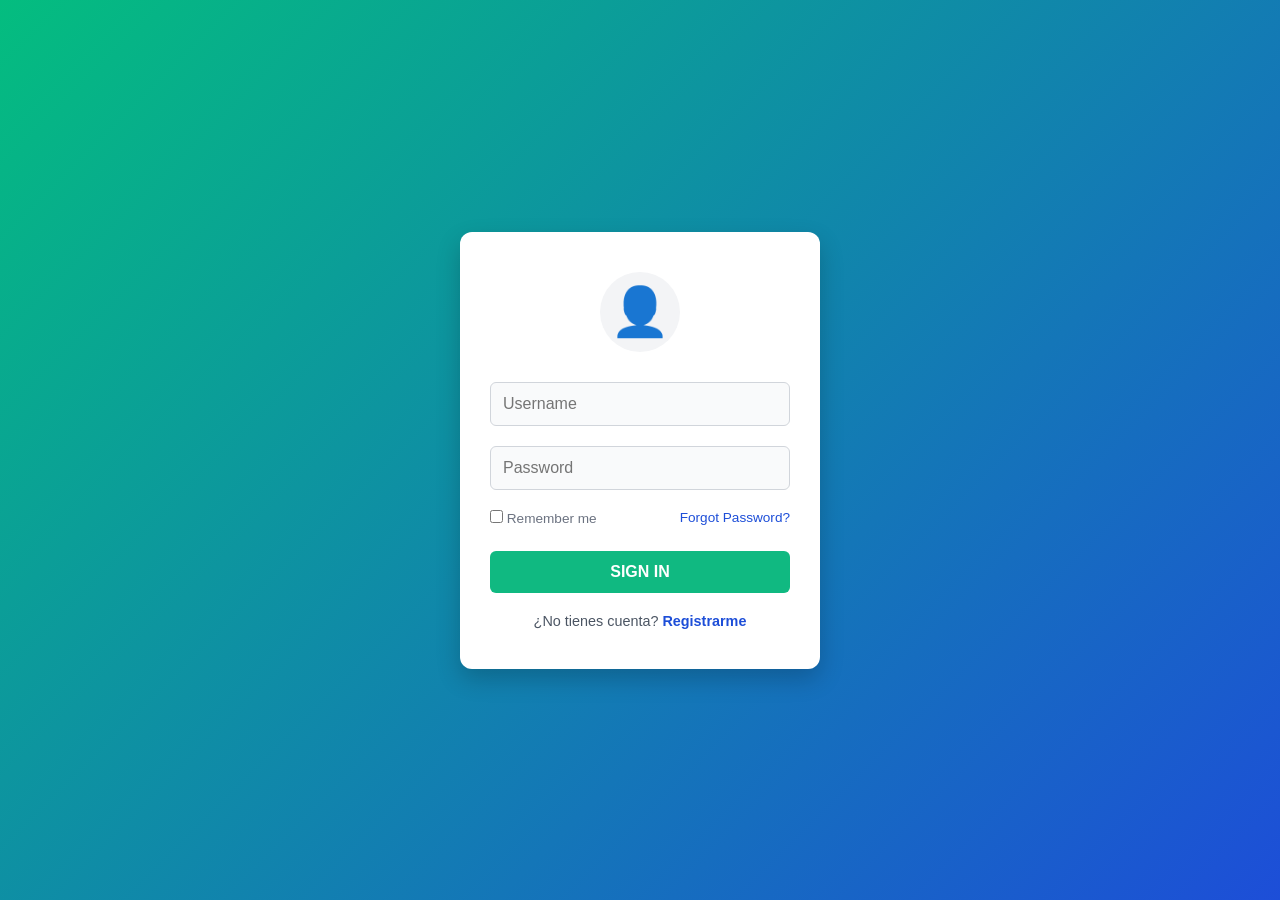
<file: login.html>
<!DOCTYPE html>
<html lang="es">
<head>
    <meta charset="UTF-8">
    <meta name="viewport" content="width=device-width, initial-scale=1.0">
    <title>Iniciar Sesión</title>
    <link rel="stylesheet" href="css/style.css">
</head>
<body class="body-formulario">

    <div class="login-card">
        <div class="avatar-container">
            <div class="avatar">👤</div> 
        </div>
        
        <form onsubmit="return false;">
            <div class="input-group">
                <input type="text" placeholder="Username" required>
            </div>
            <div class="input-group">
                <input type="password" placeholder="Password" required>
            </div>
            
            <div class="form-options">
                <label><input type="checkbox"> Remember me</label>
                <a href="recuperar.html" class="link-olvido">Forgot Password?</a>
            </div>
            
            <button type="submit" class="btn-submit">SIGN IN</button>
            
            <div class="form-redirect">
                <p>¿No tienes cuenta? <a href="registro.html">Registrarme</a></p>
            </div>
        </form>
    </div>

</body>
</html>
</file>
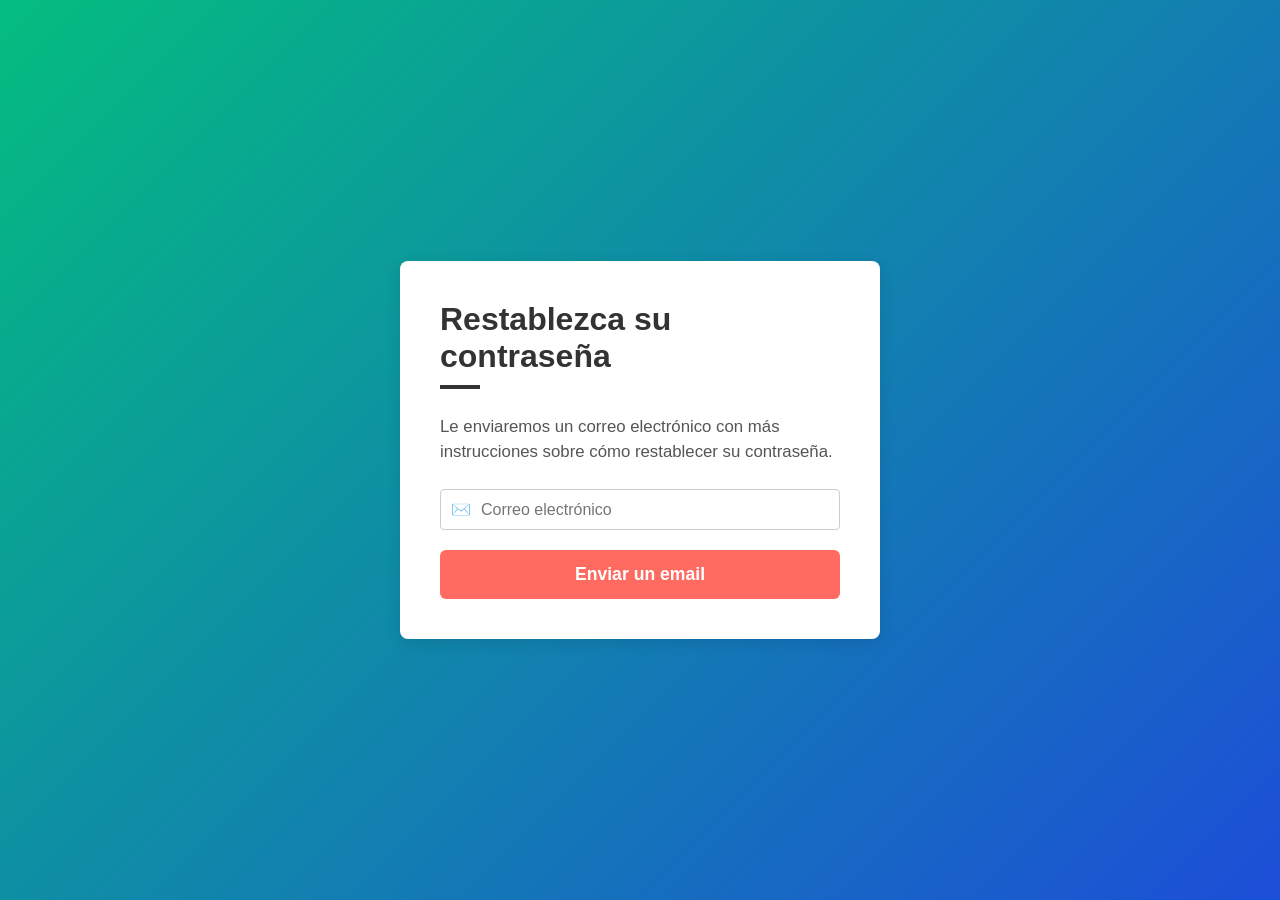
<file: recuperar.html>
<!DOCTYPE html>
<html lang="es">
<head>
    <meta charset="UTF-8">
    <meta name="viewport" content="width=device-width, initial-scale=1.0">
    <title>Restablecer Contraseña</title>
    <link rel="stylesheet" href="css/style.css">
</head>
<body class="body-formulario">

    <div class="recuperar-card">
        <h1>Restablezca su contraseña</h1>
        <div class="linea-decorativa"></div>
        <p class="instruccion-text">Le enviaremos un correo electrónico con más instrucciones sobre cómo restablecer su contraseña.</p>
        
        <form onsubmit="return false;">
            <div class="input-icon-group">
                <span class="icon-mail">✉️</span>
                <input type="email" placeholder="Correo electrónico" required>
            </div>
            <button type="submit" class="btn-enviar-email">Enviar un email</button>
        </form>
    </div>

</body>
</html>
</file>
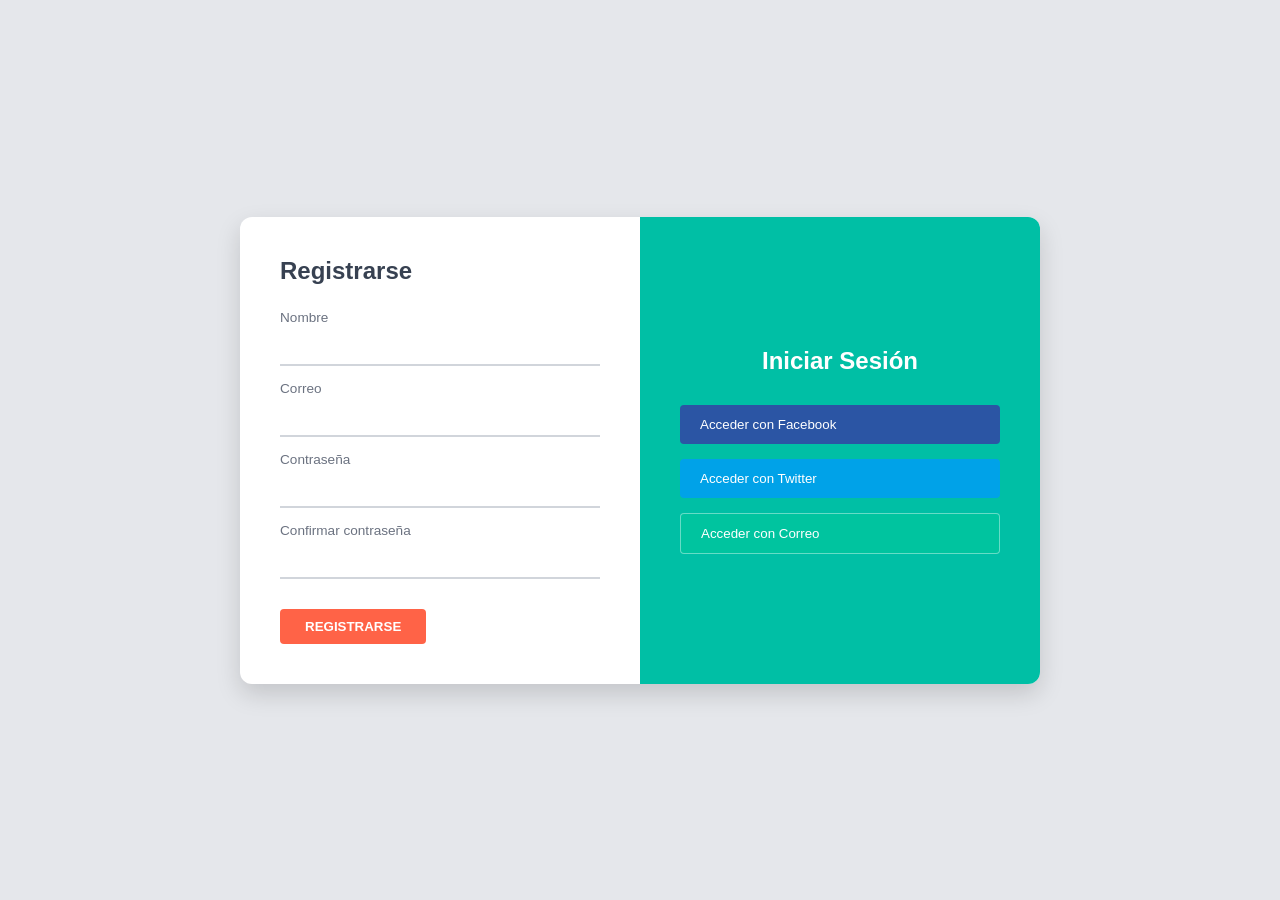
<file: registro.html>
<!DOCTYPE html>
<html lang="es">
<head>
    <meta charset="UTF-8">
    <meta name="viewport" content="width=device-width, initial-scale=1.0">
    <title>Registrarse</title>
    <link rel="stylesheet" href="css/style.css">
</head>
<body class="body-formulario bg-gris">

    <div class="registro-container">
        <div class="registro-izquierdo">
            <h2>Registrarse</h2>
            <form onsubmit="return false;">
                <div class="input-line">
                    <label>Nombre</label>
                    <input type="text" required>
                </div>
                <div class="input-line">
                    <label>Correo</label>
                    <input type="email" required>
                </div>
                <div class="input-line">
                    <label>Contraseña</label>
                    <input type="password" required>
                </div>
                <div class="input-line">
                    <label>Confirmar contraseña</label>
                    <input type="password" required>
                </div>
                <button type="submit" class="btn-registro">REGISTRARSE</button>
            </form>
        </div>
        
        <div class="registro-derecho">
            <h2>Iniciar Sesión</h2>
            <div class="social-login-buttons">
                <button class="btn-social fb">Acceder con Facebook</button>
                <button class="btn-social tw">Acceder con Twitter</button>
                <button class="btn-social mail">Acceder con Correo</button>
            </div>
        </div>
    </div>

</body>
</html>
</file>
<file: css/style.css>
* {
    margin: 0;
    padding: 0;
    box-sizing: border-box;
    font-family: 'Segoe UI', Arial, sans-serif;
}

html {
    scroll-behavior: smooth;
}

body {
    background-color: #f3f4f6;
    color: #333;
}

/* --- MENÚ DE NAVEGACIÓN --- */
header {
    background-color: #ffffff;
    display: flex;
    justify-content: space-between;
    align-items: center;
    padding: 15px 8%;
    box-shadow: 0 2px 5px rgba(0,0,0,0.1);
    position: sticky;
    top: 0;
    z-index: 1000;
}

header .logo {
    font-size: 1.5rem;
    font-weight: bold;
    color: #1e3a8a;
}

header nav a {
    color: #4b5563;
    text-decoration: none;
    margin-left: 25px;
    font-weight: 500;
    transition: color 0.3s;
}

header nav a:hover {
    color: #1e3a8a;
}

header nav .btn-nav {
    background-color: #1e3a8a;
    color: white;
    padding: 8px 16px;
    border-radius: 4px;
}

header nav .btn-nav:hover {
    background-color: #2563eb;
    color: white;
}

/* --- SLIDER PRINCIPAL --- */
.container {
    max-width: 800px;
    margin: 20px auto;
    background: white;
    padding: 30px;
}

.slider-wrapper {
    margin-bottom: 30px;
    border: 4px solid #ddd;
}

.slider img {
    width: 100%;
    display: block;
}
/* Controles decorativos del Slider */
.arrow {
    position: absolute;
    top: 50%;
    transform: translateY(-50%);
    font-size: 2rem;
    color: white;
    background: rgba(0,0,0,0.3);
    padding: 10px;
    cursor: pointer;
    border-radius: 50%;
}
.left { left: 20px; }
.right { right: 20px; }
.dots {
    position: absolute;
    bottom: 15px;
    width: 100%;
    text-align: center;
}
.dot {
    display: inline-block;
    width: 10px;
    height: 10px;
    background: rgba(255,255,255,0.5);
    border-radius: 50%;
    margin: 0 5px;
}
.dot.active { background: white; }

/* --- SECCIÓN INFORMATIVA 3 COLUMNAS --- */
.info-section {
    padding: 60px 8%;
    background-color: #ffffff;
}

.info-section .container {
    display: flex;
    justify-content: space-between;
    gap: 30px;
    flex-wrap: wrap;
}

.columna {
    flex: 1;
    min-width: 250px;
    text-align: center;
    padding: 30px 20px;
    background: #f8fafc;
    border-radius: 8px;
    box-shadow: 0 4px 6px rgba(0,0,0,0.02);
}

.columna .icono {
    font-size: 3rem;
    margin-bottom: 15px;
}

.columna h3 {
    color: #1e3a8a;
    margin-bottom: 15px;
    font-size: 1.3rem;
}

.columna p {
    color: #64748b;
    line-height: 1.6;
}

/* --- FOOTER --- */
footer {
    background-color: #1e293b;
    color: #f8fafc;
    padding: 40px 8% 20px 8%;
}

.footer-content {
    display: flex;
    justify-content: space-between;
    align-items: center;
    border-bottom: 1px solid #334155;
    padding-bottom: 20px;
    flex-wrap: wrap;
    gap: 20px;
}

.footer-links a {
    color: #cbd5e1;
    text-decoration: none;
    margin-right: 20px;
}

.footer-links a:hover { color: white; }

.footer-socials {
    display: flex;
    gap: 15px;
    flex-wrap: wrap;
}

.social-icon {
    color: white;
    text-decoration: none;
    background: #334155;
    padding: 8px 12px;
    border-radius: 4px;
    font-size: 0.9rem;
}

.footer-bottom {
    text-align: center;
    padding-top: 20px;
    font-size: 0.85rem;
    color: #94a3b8;
    line-height: 1.6;
}

/* --- ESTILOS DE LOS FORMULARIOS (LOGIN, REGISTRO, RECUPERACIÓN) --- */
.body-formulario {
    display: flex;
    justify-content: center;
    align-items: center;
    min-height: 100vh;
    background: linear-gradient(135deg, #04bd7f, #1d4ed8);
}

.bg-gris { background: #e5e7eb; }

/* Tarjeta Login */
.login-card {
    background: white;
    width: 360px;
    padding: 40px 30px;
    border-radius: 12px;
    box-shadow: 0 10px 25px rgba(0,0,0,0.2);
    text-align: center;
}

.avatar-container {
    margin-bottom: 30px;
}

.avatar {
    font-size: 3rem;
    background: #f3f4f6;
    width: 80px;
    height: 80px;
    line-height: 80px;
    border-radius: 50%;
    margin: 0 auto;
    color: #9ca3af;
}

.input-group {
    margin-bottom: 20px;
}

.input-group input {
    width: 100%;
    padding: 12px;
    border: 1px solid #d1d5db;
    border-radius: 6px;
    font-size: 1rem;
    background: #f9fafb;
}

.form-options {
    display: flex;
    justify-content: space-between;
    font-size: 0.85rem;
    color: #6b7280;
    margin-bottom: 25px;
}

.link-olvido {
    color: #1d4ed8;
    text-decoration: none;
}

.btn-submit {
    width: 100%;
    padding: 12px;
    background-color: #10b981; /* Verde como en tu imagen */
    color: white;
    border: none;
    border-radius: 6px;
    font-weight: bold;
    font-size: 1rem;
    cursor: pointer;
    transition: background 0.3s;
}

.btn-submit:hover { background-color: #059669; }

.form-redirect {
    margin-top: 20px;
    font-size: 0.9rem;
    color: #4b5563;
}

.form-redirect a {
    color: #1d4ed8;
    text-decoration: none;
    font-weight: bold;
}

/* Estilos Registro (Dividido) */
.registro-container {
    display: flex;
    width: 800px;
    background: white;
    border-radius: 12px;
    overflow: hidden;
    box-shadow: 0 10px 25px rgba(0,0,0,0.15);
}

.registro-izquierdo {
    flex: 1;
    padding: 40px;
}

.registro-izquierdo h2 {
    margin-bottom: 25px;
    color: #374151;
}

.input-line {
    margin-bottom: 15px;
}

.input-line label {
    display: block;
    font-size: 0.85rem;
    color: #6b7280;
    margin-bottom: 5px;
}

.input-line input {
    width: 100%;
    border: none;
    border-bottom: 2px solid #d1d5db;
    padding: 8px 0;
    font-size: 1rem;
    outline: none;
}

.input-line input:focus {
    border-bottom-color: #ff6347;
}

.btn-registro {
    background-color: #ff6347; /* Naranja rojizo */
    color: white;
    border: none;
    padding: 10px 25px;
    border-radius: 4px;
    cursor: pointer;
    margin-top: 15px;
    font-weight: bold;
}

.registro-derecho {
    flex: 1;
    background-color: #00bfa5; /* Verde azulado */
    color: white;
    padding: 40px;
    display: flex;
    flex-direction: column;
    justify-content: center;
    align-items: center;
}

.registro-derecho h2 { margin-bottom: 30px; }

.social-login-buttons {
    width: 100%;
    display: flex;
    flex-direction: column;
    gap: 15px;
}

.btn-social {
    width: 100%;
    padding: 12px;
    border: none;
    color: white;
    font-weight: 500;
    border-radius: 4px;
    cursor: pointer;
    text-align: left;
    padding-left: 20px;
}

.btn-social.fb { background-color: #2b55a4; }
.btn-social.tw { background-color: #00a2e8; }
.btn-social.mail { background-color: #00c49f; border: 1px solid rgba(255,255,255,0.4); }

/* Tarjeta Recuperar */
.recuperar-card {
    background: white;
    width: 480px;
    padding: 40px;
    border-radius: 8px;
    box-shadow: 0 4px 15px rgba(0,0,0,0.1);
}

.recuperar-card h1 {
    font-size: 2rem;
    color: #333;
    margin-bottom: 10px;
}

.linea-decorativa {
    width: 40px;
    height: 4px;
    background-color: #333;
    margin-bottom: 25px;
}

.instruccion-text {
    color: #555;
    font-size: 1.05rem;
    line-height: 1.5;
    margin-bottom: 25px;
}

.input-icon-group {
    display: flex;
    align-items: center;
    border: 1px solid #ccc;
    border-radius: 4px;
    padding: 10px;
    margin-bottom: 20px;
}

.input-icon-group .icon-mail {
    margin-right: 10px;
    color: #888;
}

.input-icon-group input {
    border: none;
    outline: none;
    width: 100%;
    font-size: 1rem;
}

.btn-enviar-email {
    background-color: #ff6b61; /* Color coral de la imagen */
    color: white;
    border: none;
    width: 100%;
    padding: 14px;
    border-radius: 6px;
    font-size: 1.1rem;
    font-weight: bold;
    cursor: pointer;

.slide {
    display: none; /* Esto oculta las 6 fotos extras */
    width: 100%;
    height: 100%;
    position: absolute;
    top: 0;
    left: 0;
}

.slide.active {
    display: block; /* Esto solo muestra la foto que el JavaScript activa al dar clic */
}
}
</file>
